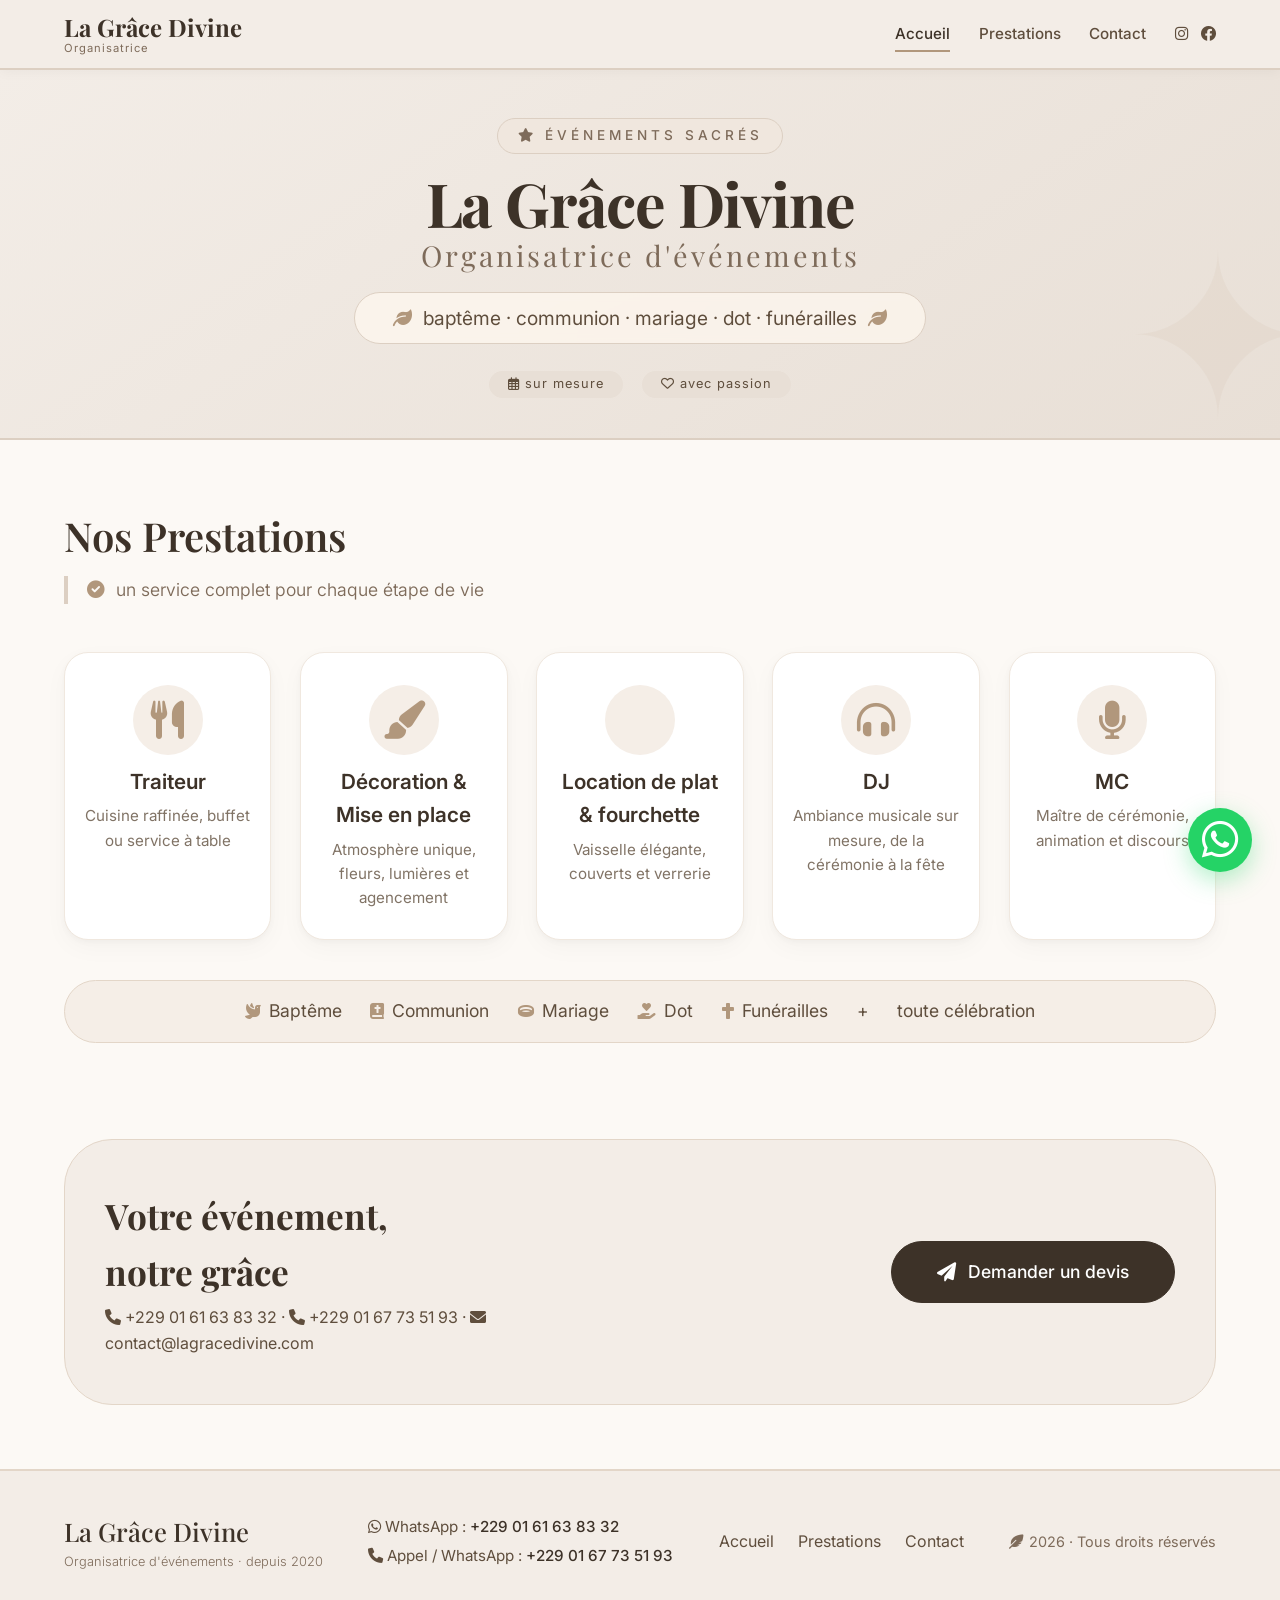
<file: index.html>
<!-- index.html -->
<!DOCTYPE html>
<html lang="fr">
<head>
  <meta charset="UTF-8" />
  <meta name="viewport" content="width=device-width, initial-scale=1.0" />
  <title>La Grâce Divine · Accueil</title>
  <link rel="stylesheet" href="https://cdnjs.cloudflare.com/ajax/libs/font-awesome/6.0.0-beta3/css/all.min.css">
  <link rel="preconnect" href="https://fonts.googleapis.com">
  <link rel="preconnect" href="https://fonts.gstatic.com" crossorigin>
  <link href="https://fonts.googleapis.com/css2?family=Inter:opsz,wght@14..32,300;14..32,400;14..32,500;14..32,600;14..32,700&family=Playfair+Display:ital,wght@0,400;0,600;0,700;1,400&display=swap" rel="stylesheet">
  <link href="css/style.css" rel="stylesheet" />
</head>
<body>
  <!-- NAVBAR AVEC HAMBURGER -->
  <nav class="navbar">
    <div class="container nav-container">
      <a href="index.html" class="nav-logo">
        <span class="logo-text">La Grâce Divine</span>
        <small>Organisatrice</small>
      </a>
      <button class="hamburger" id="hamburger" aria-label="Menu">
        <span class="bar"></span>
        <span class="bar"></span>
        <span class="bar"></span>
      </button>
      <ul class="nav-menu" id="navMenu">
        <li><a href="index.html" class="active">Accueil</a></li>
        <li><a href="prestations.html">Prestations</a></li>
        <li><a href="contact.html">Contact</a></li>
        <li class="nav-social">
          <a href="#"><i class="fab fa-instagram"></i></a>
          <a href="#"><i class="fab fa-facebook"></i></a>
        </li>
      </ul>
    </div>
  </nav>

  <!-- HEADER / HERO -->
  <header class="hero">
    <div class="container hero-content">
      <div class="hero-badge">
        <i class="fas fa-star"></i> événements sacrés
      </div>
      <h1>
        La Grâce Divine
        <span>Organisatrice d'événements</span>
      </h1>
      <div class="hero-sub">
        <i class="fas fa-leaf"></i> baptême · communion · mariage · dot · funérailles <i class="fas fa-leaf"></i>
      </div>
      <div class="hero-tags">
        <span><i class="far fa-calendar-alt"></i> sur mesure</span>
        <span><i class="far fa-heart"></i> avec passion</span>
      </div>
    </div>
  </header>

  <!-- PRESTATIONS APERÇU -->
  <section class="prestations">
    <div class="container">
      <h2 class="section-title">Nos Prestations</h2>
      <div class="section-sub">
        <i class="fas fa-check-circle"></i> un service complet pour chaque étape de vie
      </div>
      <div class="prestations-grid">
        <div class="prestation-card">
          <div class="icon"><i class="fas fa-utensils"></i></div>
          <h3>Traiteur</h3>
          <p>Cuisine raffinée, buffet ou service à table</p>
        </div>
        <div class="prestation-card">
          <div class="icon"><i class="fas fa-paint-brush"></i></div>
          <h3>Décoration &amp; Mise en place</h3>
          <p>Atmosphère unique, fleurs, lumières et agencement</p>
        </div>
        <div class="prestation-card">
          <div class="icon"><i class="fas fa-plate-wheat"></i></div>
          <h3>Location de plat &amp; fourchette</h3>
          <p>Vaisselle élégante, couverts et verrerie</p>
        </div>
        <div class="prestation-card">
          <div class="icon"><i class="fas fa-headphones-simple"></i></div>
          <h3>DJ</h3>
          <p>Ambiance musicale sur mesure, de la cérémonie à la fête</p>
        </div>
        <div class="prestation-card">
          <div class="icon"><i class="fas fa-microphone"></i></div>
          <h3>MC</h3>
          <p>Maître de cérémonie, animation et discours</p>
        </div>
      </div>
      <div class="events-tag">
        <span><i class="fas fa-dove"></i> Baptême</span>
        <span><i class="fas fa-bible"></i> Communion</span>
        <span><i class="fas fa-ring"></i> Mariage</span>
        <span><i class="fas fa-hand-holding-heart"></i> Dot</span>
        <span><i class="fas fa-cross"></i> Funérailles</span>
        <span>+</span>
        <span>toute célébration</span>
      </div>
    </div>
  </section>

  <!-- CTA ACCUEIL -->
  <div class="container">
    <div class="cta-section">
      <div class="cta-text">
        <h2>Votre événement, <br>notre grâce</h2>
        <p><i class="fas fa-phone"></i> +229 01 61 63 83 32 <span>·</span> <i class="fas fa-phone"></i> +229 01 67 73 51 93 <span>·</span> <i class="fas fa-envelope"></i> contact@lagracedivine.com</p>
      </div>
      <a href="contact.html" class="cta-btn">
        <i class="fas fa-paper-plane"></i> Demander un devis
      </a>
    </div>
  </div>

  <!-- FOOTER -->
  <footer class="footer">
    <div class="container footer-inner">
      <div class="footer-brand">
        La Grâce Divine
        <small>Organisatrice d'événements · depuis 2020</small>
      </div>
      <div class="footer-contacts">
        <p><i class="fab fa-whatsapp"></i> WhatsApp : <a href="https://wa.me/2290161638332?text=Bonjour%20La%20Gr%C3%A2ce%20Divine" target="_blank">+229 01 61 63 83 32</a></p>
        <p><i class="fas fa-phone"></i> Appel / WhatsApp : <a href="https://wa.me/2290167735193?text=Bonjour" target="_blank">+229 01 67 73 51 93</a></p>
      </div>
      <div class="footer-links">
        <a href="index.html">Accueil</a>
        <a href="prestations.html">Prestations</a>
        <a href="contact.html">Contact</a>
      </div>
      <div class="footer-copy">
        <i class="fas fa-feather-alt"></i> 2026 · Tous droits réservés
      </div>
    </div>
  </footer>

  <!-- BOUTON WHATSAPP FLOTTANT -->
  <a href="https://wa.me/2290161638332?text=Bonjour%20La%20Gr%C3%A2ce%20Divine" class="whatsapp-float" target="_blank" aria-label="WhatsApp">
    <i class="fab fa-whatsapp"></i>
  </a>

  <script src="javascript/main.js"></script>
</body>
</html>
</file>
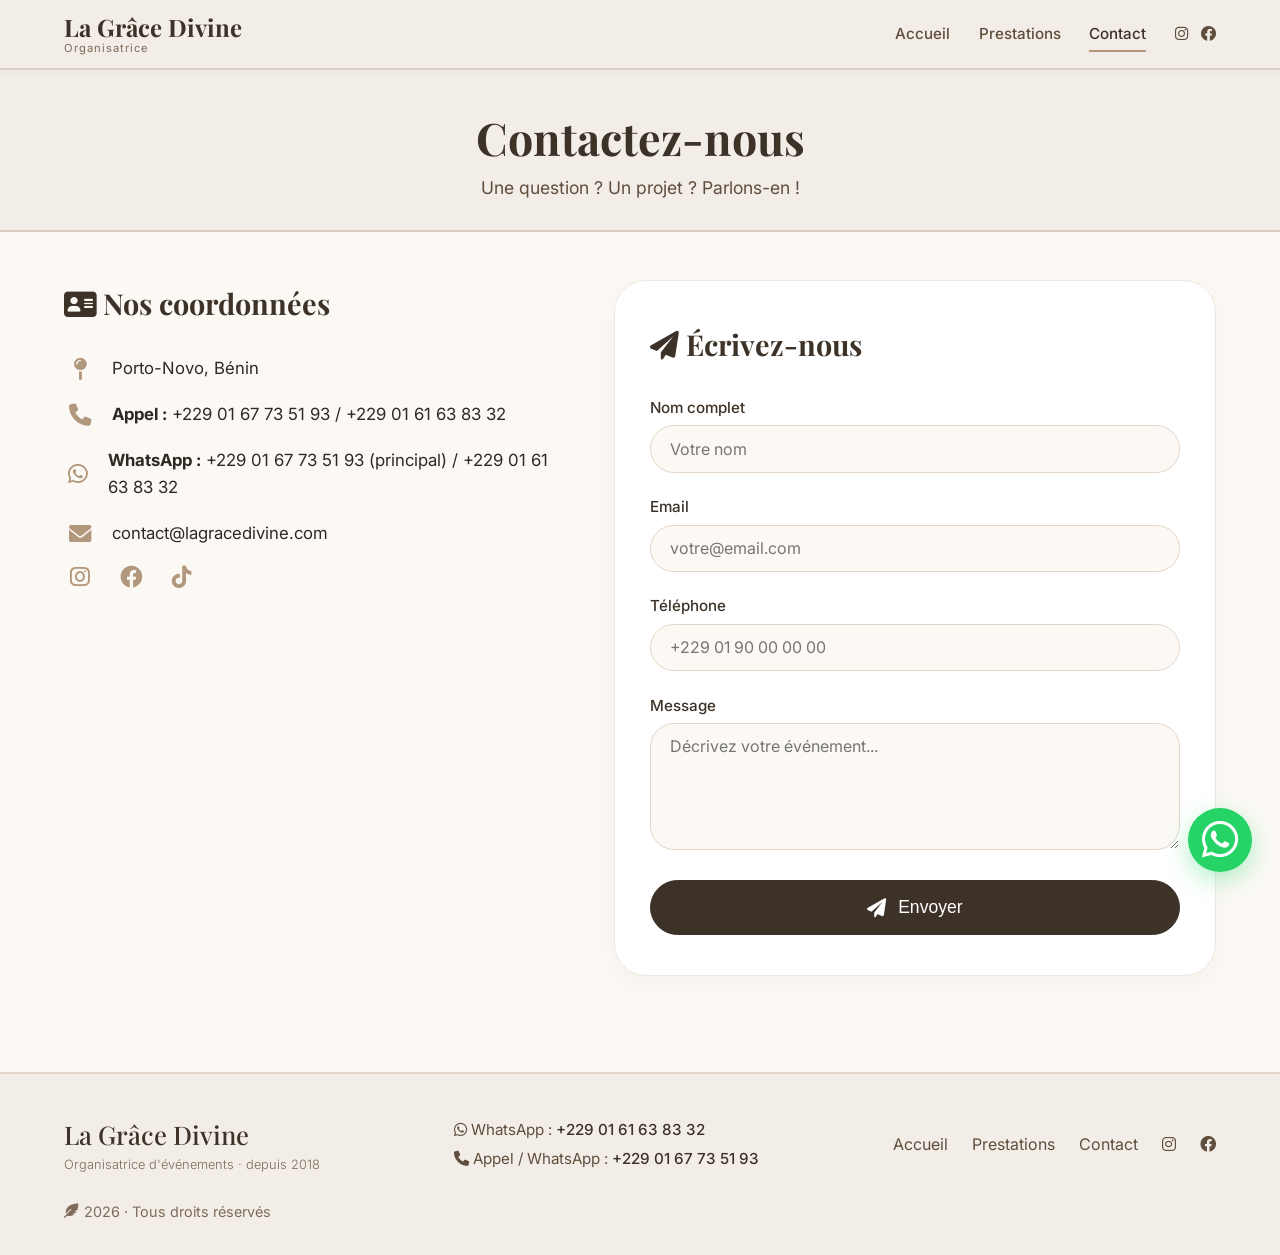
<file: contact.html>
<!-- contact.html -->
<!DOCTYPE html>
<html lang="fr">
<head>
  <meta charset="UTF-8" />
  <meta name="viewport" content="width=device-width, initial-scale=1.0" />
  <title>La Grâce Divine · Contact</title>
  <link rel="stylesheet" href="https://cdnjs.cloudflare.com/ajax/libs/font-awesome/6.0.0-beta3/css/all.min.css">
  <link rel="preconnect" href="https://fonts.googleapis.com">
  <link rel="preconnect" href="https://fonts.gstatic.com" crossorigin>
  <link href="https://fonts.googleapis.com/css2?family=Inter:opsz,wght@14..32,300;14..32,400;14..32,500;14..32,600;14..32,700&family=Playfair+Display:ital,wght@0,400;0,600;0,700;1,400&display=swap" rel="stylesheet">
  <link href="css/style.css" rel="stylesheet" />
</head>
<body>
  <!-- NAVBAR AVEC HAMBURGER -->
  <nav class="navbar">
    <div class="container nav-container">
      <a href="index.html" class="nav-logo">
        <span class="logo-text">La Grâce Divine</span>
        <small>Organisatrice</small>
      </a>
      <button class="hamburger" id="hamburger" aria-label="Menu">
        <span class="bar"></span>
        <span class="bar"></span>
        <span class="bar"></span>
      </button>
      <ul class="nav-menu" id="navMenu">
        <li><a href="index.html">Accueil</a></li>
        <li><a href="prestations.html">Prestations</a></li>
        <li><a href="contact.html" class="active">Contact</a></li>
        <li class="nav-social">
          <a href="#"><i class="fab fa-instagram"></i></a>
          <a href="#"><i class="fab fa-facebook"></i></a>
        </li>
      </ul>
    </div>
  </nav>

  <header class="page-header">
    <div class="container">
      <h1>Contactez-nous</h1>
      <p>Une question ? Un projet ? Parlons-en !</p>
    </div>
  </header>

  <section class="contact-section">
    <div class="container">
      <div class="contact-grid">
        <div class="contact-infos">
          <h2><i class="fas fa-address-card"></i> Nos coordonnées</h2>
          <div class="contact-item">
            <i class="fas fa-map-pin"></i>
            <p>Porto-Novo, Bénin</p>
          </div>
          <div class="contact-item">
            <i class="fas fa-phone"></i>
            <p><strong>Appel :</strong> +229 01 67 73 51 93 / +229 01 61 63 83 32</p>
          </div>
          <div class="contact-item">
            <i class="fab fa-whatsapp"></i>
            <p><strong>WhatsApp :</strong> <a href="https://wa.me/2290167735193?text=Bonjour%20La%20Gr%C3%A2ce%20Divine" target="_blank">+229 01 67 73 51 93</a> (principal) / <a href="https://wa.me/2290161638332?text=Bonjour" target="_blank">+229 01 61 63 83 32</a></p>
          </div>
          <div class="contact-item">
            <i class="fas fa-envelope"></i>
            <p><a href="mailto:contact@lagracedivine.com">contact@lagracedivine.com</a></p>
          </div>
          <div class="contact-item social-icons">
            <a href="#"><i class="fab fa-instagram fa-2x"></i></a>
            <a href="#"><i class="fab fa-facebook fa-2x"></i></a>
            <a href="#"><i class="fab fa-tiktok fa-2x"></i></a>
          </div>
        </div>

        <form class="contact-form" id="contactForm">
          <h2><i class="fas fa-paper-plane"></i> Écrivez-nous</h2>
          <div class="form-group">
            <label for="name">Nom complet</label>
            <input type="text" id="name" placeholder="Votre nom" required />
          </div>
          <div class="form-group">
            <label for="email">Email</label>
            <input type="email" id="email" placeholder="votre@email.com" required />
          </div>
          <div class="form-group">
            <label for="phone">Téléphone</label>
            <input type="tel" id="phone" placeholder="+229 01 90 00 00 00" />
          </div>
          <div class="form-group">
            <label for="message">Message</label>
            <textarea id="message" rows="5" placeholder="Décrivez votre événement..." required></textarea>
          </div>
          <button type="submit" class="cta-btn" style="width:100%; justify-content:center;">
            <i class="fas fa-paper-plane"></i> Envoyer
          </button>
        </form>
      </div>
    </div>
  </section>

  <!-- FOOTER -->
  <footer class="footer">
    <div class="container footer-inner">
      <div class="footer-brand">
        La Grâce Divine
        <small>Organisatrice d'événements · depuis 2018</small>
      </div>
      <div class="footer-contacts">
        <p><i class="fab fa-whatsapp"></i> WhatsApp : <a href="https://wa.me/2290161638332?text=Bonjour%20La%20Gr%C3%A2ce%20Divine" target="_blank">+229 01 61 63 83 32</a></p>
        <p><i class="fas fa-phone"></i> Appel / WhatsApp : <a href="https://wa.me/2290167735193?text=Bonjour" target="_blank">+229 01 67 73 51 93</a></p>
      </div>
      <div class="footer-links">
        <a href="index.html">Accueil</a>
        <a href="prestations.html">Prestations</a>
        <a href="contact.html">Contact</a>
        <a href="#"><i class="fab fa-instagram"></i></a>
        <a href="#"><i class="fab fa-facebook"></i></a>
      </div>
      <div class="footer-copy">
        <i class="fas fa-feather-alt"></i> 2026 · Tous droits réservés
      </div>
    </div>
  </footer>

  <!-- WHATSAPP FLOTTANT -->
  <a href="https://wa.me/2290161638332?text=Bonjour%20La%20Gr%C3%A2ce%20Divine" class="whatsapp-float" target="_blank" aria-label="WhatsApp">
    <i class="fab fa-whatsapp"></i>
  </a>

  <script src="javascript/main.js"></script>
</body>
</html>
</file>
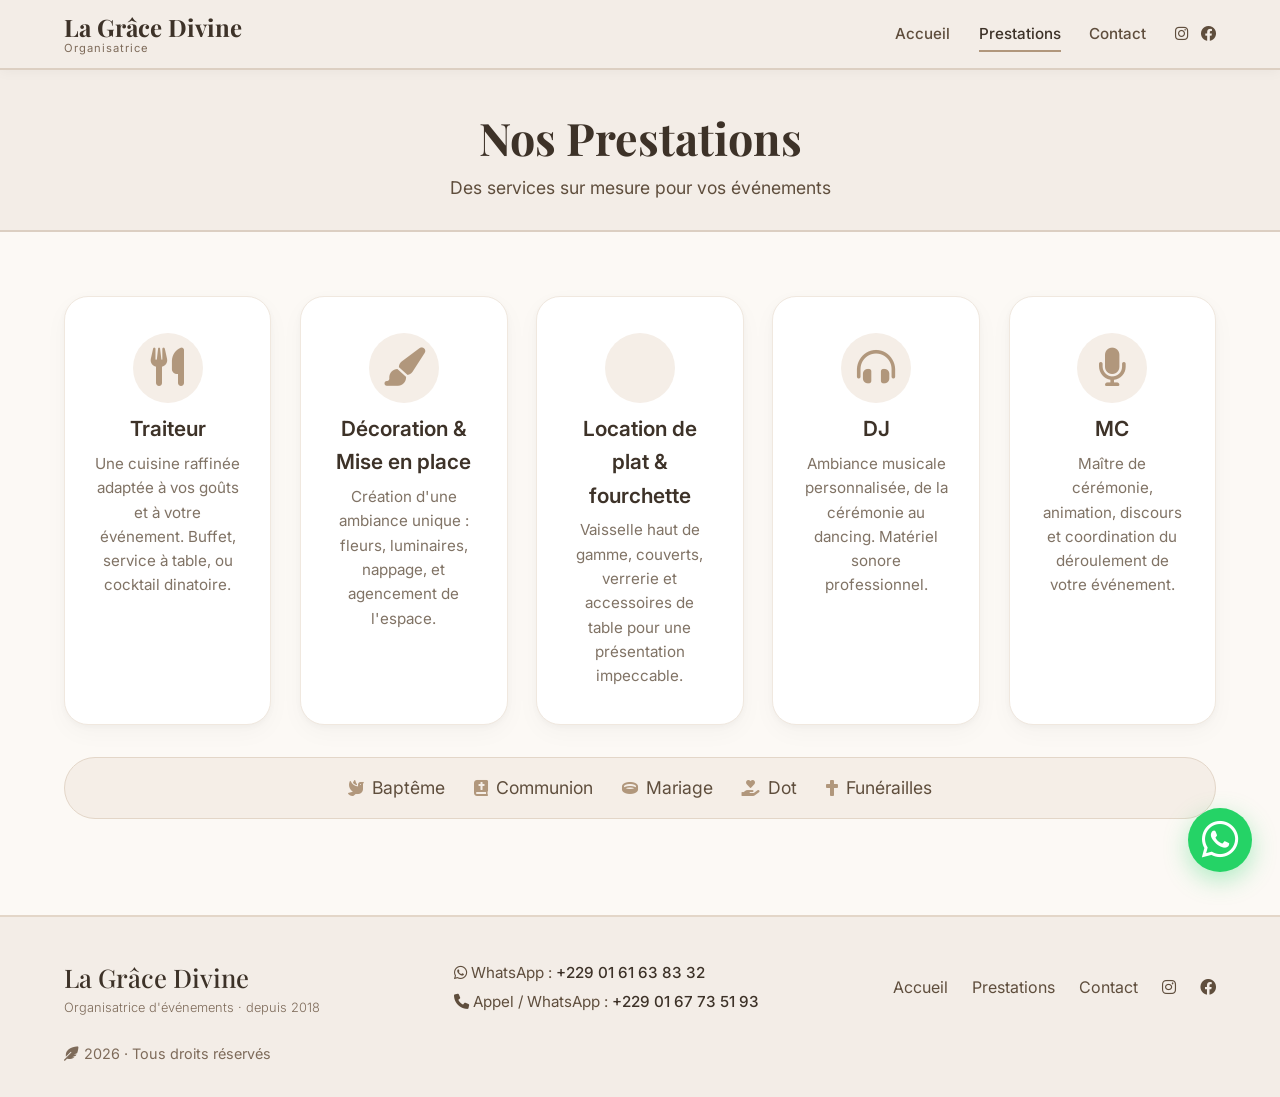
<file: prestations.html>
<!-- prestations.html -->
<!DOCTYPE html>
<html lang="fr">
<head>
  <meta charset="UTF-8" />
  <meta name="viewport" content="width=device-width, initial-scale=1.0" />
  <title>La Grâce Divine · Nos Prestations</title>
  <link rel="stylesheet" href="https://cdnjs.cloudflare.com/ajax/libs/font-awesome/6.0.0-beta3/css/all.min.css">
  <link rel="preconnect" href="https://fonts.googleapis.com">
  <link rel="preconnect" href="https://fonts.gstatic.com" crossorigin>
  <link href="https://fonts.googleapis.com/css2?family=Inter:opsz,wght@14..32,300;14..32,400;14..32,500;14..32,600;14..32,700&family=Playfair+Display:ital,wght@0,400;0,600;0,700;1,400&display=swap" rel="stylesheet">
   <link href="css/style.css" rel="stylesheet" />
</head>
<body>
  <!-- NAVBAR AVEC HAMBURGER -->
  <nav class="navbar">
    <div class="container nav-container">
      <a href="index.html" class="nav-logo">
        <span class="logo-text">La Grâce Divine</span>
        <small>Organisatrice</small>
      </a>
      <button class="hamburger" id="hamburger" aria-label="Menu">
        <span class="bar"></span>
        <span class="bar"></span>
        <span class="bar"></span>
      </button>
      <ul class="nav-menu" id="navMenu">
        <li><a href="index.html">Accueil</a></li>
        <li><a href="prestations.html" class="active">Prestations</a></li>
        <li><a href="contact.html">Contact</a></li>
        <li class="nav-social">
          <a href="#"><i class="fab fa-instagram"></i></a>
          <a href="#"><i class="fab fa-facebook"></i></a>
        </li>
      </ul>
    </div>
  </nav>

  <header class="page-header">
    <div class="container">
      <h1>Nos Prestations</h1>
      <p>Des services sur mesure pour vos événements</p>
    </div>
  </header>

  <section class="prestations full-list">
    <div class="container">
      <div class="prestations-grid">
        <div class="prestation-card large">
          <div class="icon"><i class="fas fa-utensils"></i></div>
          <h3>Traiteur</h3>
          <p>Une cuisine raffinée adaptée à vos goûts et à votre événement. Buffet, service à table, ou cocktail dinatoire.</p>
        </div>
        <div class="prestation-card large">
          <div class="icon"><i class="fas fa-paint-brush"></i></div>
          <h3>Décoration &amp; Mise en place</h3>
          <p>Création d'une ambiance unique : fleurs, luminaires, nappage, et agencement de l'espace.</p>
        </div>
        <div class="prestation-card large">
          <div class="icon"><i class="fas fa-plate-wheat"></i></div>
          <h3>Location de plat &amp; fourchette</h3>
          <p>Vaisselle haut de gamme, couverts, verrerie et accessoires de table pour une présentation impeccable.</p>
        </div>
        <div class="prestation-card large">
          <div class="icon"><i class="fas fa-headphones-simple"></i></div>
          <h3>DJ</h3>
          <p>Ambiance musicale personnalisée, de la cérémonie au dancing. Matériel sonore professionnel.</p>
        </div>
        <div class="prestation-card large">
          <div class="icon"><i class="fas fa-microphone"></i></div>
          <h3>MC</h3>
          <p>Maître de cérémonie, animation, discours et coordination du déroulement de votre événement.</p>
        </div>
      </div>
      <div class="events-tag" style="margin-top: 2rem;">
        <span><i class="fas fa-dove"></i> Baptême</span>
        <span><i class="fas fa-bible"></i> Communion</span>
        <span><i class="fas fa-ring"></i> Mariage</span>
        <span><i class="fas fa-hand-holding-heart"></i> Dot</span>
        <span><i class="fas fa-cross"></i> Funérailles</span>
      </div>
    </div>
  </section>

  <!-- FOOTER -->
  <footer class="footer">
    <div class="container footer-inner">
      <div class="footer-brand">
        La Grâce Divine
        <small>Organisatrice d'événements · depuis 2018</small>
      </div>
      <div class="footer-contacts">
        <p><i class="fab fa-whatsapp"></i> WhatsApp : <a href="https://wa.me/2290161638332?text=Bonjour%20La%20Gr%C3%A2ce%20Divine" target="_blank">+229 01 61 63 83 32</a></p>
        <p><i class="fas fa-phone"></i> Appel / WhatsApp : <a href="https://wa.me/2290167735193?text=Bonjour" target="_blank">+229 01 67 73 51 93</a></p>
      </div>
      <div class="footer-links">
        <a href="index.html">Accueil</a>
        <a href="prestations.html">Prestations</a>
        <a href="contact.html">Contact</a>
        <a href="#"><i class="fab fa-instagram"></i></a>
        <a href="#"><i class="fab fa-facebook"></i></a>
      </div>
      <div class="footer-copy">
        <i class="fas fa-feather-alt"></i> 2026 · Tous droits réservés
      </div>
    </div>
  </footer>

  <!-- WHATSAPP FLOTTANT -->
  <a href="https://wa.me/2290161638332?text=Bonjour%20La%20Gr%C3%A2ce%20Divine" class="whatsapp-float" target="_blank" aria-label="WhatsApp">
    <i class="fab fa-whatsapp"></i>
  </a>

  <script src="javascript/main.js"></script>
</body>
</html>
</file>
<file: css/style.css>
/* css/style.css */
* {
  margin: 0;
  padding: 0;
  box-sizing: border-box;
}

body {
  font-family: 'Inter', sans-serif;
  background: #fcf9f5;
  color: #2d2a24;
  line-height: 1.6;
}

a {
  color: inherit;
  text-decoration: none;
}

.container {
  max-width: 1200px;
  margin: 0 auto;
  padding: 0 24px;
}

/* ============================================
   NAVBAR + HAMBURGER
   ============================================ */
.navbar {
  background: #f3ede7;
  border-bottom: 2px solid #dccfc2;
  padding: 0.8rem 0;
  position: sticky;
  top: 0;
  z-index: 1000;
  box-shadow: 0 2px 12px rgba(0, 0, 0, 0.04);
}

.nav-container {
  display: flex;
  justify-content: space-between;
  align-items: center;
  position: relative;
}

.nav-logo {
  display: flex;
  flex-direction: column;
  line-height: 1.2;
}

.nav-logo .logo-text {
  font-family: 'Playfair Display', serif;
  font-size: 1.5rem;
  font-weight: 700;
  color: #3d3228;
}

.nav-logo small {
  font-size: 0.7rem;
  color: #7e6b5a;
  font-weight: 400;
  letter-spacing: 1px;
}

/* Menu - Desktop */
.nav-menu {
  display: flex;
  align-items: center;
  gap: 1.8rem;
  list-style: none;
}

.nav-menu li a {
  font-weight: 500;
  color: #5f4e3d;
  padding: 0.4rem 0;
  border-bottom: 2px solid transparent;
  transition: 0.2s;
  font-size: 0.95rem;
}

.nav-menu li a:hover,
.nav-menu li a.active {
  color: #3d3228;
  border-bottom-color: #b1977c;
}

.nav-social {
  display: flex;
  gap: 0.8rem;
}

.nav-social a {
  font-size: 1.1rem;
  color: #7e6b5a;
  border-bottom: none !important;
}

.nav-social a:hover {
  color: #3d3228;
  transform: scale(1.1);
}

/* Hamburger - caché sur desktop */
.hamburger {
  display: none;
  flex-direction: column;
  gap: 5px;
  background: none;
  border: none;
  cursor: pointer;
  padding: 6px;
  z-index: 1001;
}

.hamburger .bar {
  width: 28px;
  height: 3px;
  background: #3d3228;
  border-radius: 4px;
  transition: 0.3s ease;
}

/* Animation hamburger -> croix */
.hamburger.active .bar:nth-child(1) {
  transform: translateY(8px) rotate(45deg);
}
.hamburger.active .bar:nth-child(2) {
  opacity: 0;
}
.hamburger.active .bar:nth-child(3) {
  transform: translateY(-8px) rotate(-45deg);
}

/* ============================================
   RESPONSIVE : MOBILE (max-width: 768px)
   ============================================ */
@media (max-width: 768px) {
  /* Afficher le hamburger */
  .hamburger {
    display: flex !important;
  }

  /* Menu caché par défaut sur mobile */
  .nav-menu {
    position: absolute;
    top: 100%;
    left: 0;
    width: 100%;
    background: #f3ede7;
    flex-direction: column;
    padding: 1.5rem 0;
    gap: 1rem;
    border-bottom: 2px solid #dccfc2;
    box-shadow: 0 8px 24px rgba(0, 0, 0, 0.1);
    z-index: 1000;
    display: none !important;
  }

  /* Menu visible quand show-menu est ajouté par JS */
  .nav-menu.show-menu {
    display: flex !important;
  }

  .nav-menu li {
    width: 100%;
    text-align: center;
  }

  .nav-menu li a {
    font-size: 1.1rem;
    padding: 0.6rem 0;
    display: inline-block;
    border-bottom: 2px solid transparent;
  }

  .nav-menu li a:hover,
  .nav-menu li a.active {
    border-bottom-color: #b1977c;
  }

  .nav-social {
    margin-top: 0.4rem;
    justify-content: center;
  }
}

/* ============================================
   TRÈS PETITS ÉCRANS (max-width: 480px)
   ============================================ */
@media (max-width: 480px) {
  .nav-logo .logo-text {
    font-size: 1.2rem;
  }
  
  .hamburger .bar {
    width: 24px;
    height: 2.5px;
  }

  .nav-menu li a {
    font-size: 1rem;
    padding: 0.5rem 0;
  }
}

/* ============================================
   WHATSAPP FLOTTANT
   ============================================ */
.whatsapp-float {
  position: fixed;
  bottom: 28px;
  right: 28px;
  background: #25d366;
  color: #fff;
  width: 64px;
  height: 64px;
  border-radius: 60px;
  display: flex;
  align-items: center;
  justify-content: center;
  font-size: 2.6rem;
  box-shadow: 0 8px 24px rgba(37, 211, 102, 0.35);
  z-index: 999;
  transition: 0.2s ease;
}

.whatsapp-float:hover {
  transform: scale(1.08);
  background: #20b85a;
  color: #fff;
}

@media (max-width: 480px) {
  .whatsapp-float {
    width: 56px;
    height: 56px;
    font-size: 2.2rem;
    bottom: 20px;
    right: 20px;
  }
}

/* ============================================
   HERO
   ============================================ */
.hero {
  background: linear-gradient(145deg, #f3ede7 0%, #e8dfd6 100%);
  padding: 3rem 0 2.5rem;
  border-bottom: 2px solid #dccfc2;
  position: relative;
  overflow: hidden;
}

.hero::after {
  content: "✦";
  position: absolute;
  font-size: 14rem;
  color: rgba(210, 190, 170, 0.15);
  right: -2rem;
  bottom: -4rem;
  pointer-events: none;
  font-family: 'Playfair Display', serif;
}

.hero-content {
  display: flex;
  flex-direction: column;
  align-items: center;
  text-align: center;
  position: relative;
  z-index: 2;
}

.hero-badge {
  font-size: 0.85rem;
  letter-spacing: 4px;
  text-transform: uppercase;
  color: #7e6b5a;
  background: #f0e7de;
  padding: 0.4rem 1.2rem;
  border-radius: 40px;
  display: inline-block;
  margin-bottom: 1rem;
  font-weight: 500;
  border: 1px solid #dccfc2;
}

.hero h1 {
  font-family: 'Playfair Display', serif;
  font-size: 3.8rem;
  font-weight: 700;
  color: #3d3228;
  line-height: 1.1;
  margin-bottom: 0.25rem;
  letter-spacing: -0.02em;
}

.hero h1 span {
  display: block;
  font-size: 1.8rem;
  font-weight: 400;
  color: #7e6b5a;
  letter-spacing: 3px;
  margin-top: 0.2rem;
}

.hero-sub {
  font-size: 1.2rem;
  color: #5f4e3d;
  background: rgba(255, 248, 240, 0.7);
  backdrop-filter: blur(4px);
  padding: 0.6rem 2rem;
  border-radius: 60px;
  margin: 1rem 0 0.5rem;
  border: 1px solid #dccfc2;
  font-weight: 400;
}

.hero-sub i {
  margin: 0 6px;
  color: #b1977c;
}

.hero-tags {
  margin-top: 1.2rem;
  display: flex;
  gap: 1.2rem;
  flex-wrap: wrap;
  justify-content: center;
}

.hero-tags span {
  background: #e8dfd6;
  padding: 0.2rem 1.2rem;
  border-radius: 40px;
  font-size: 0.8rem;
  letter-spacing: 1px;
  color: #5f4e3d;
}

@media (max-width: 700px) {
  .hero h1 {
    font-size: 2.8rem;
  }
  .hero h1 span {
    font-size: 1.4rem;
  }
}

@media (max-width: 480px) {
  .hero h1 {
    font-size: 2.2rem;
  }
  .hero-sub {
    font-size: 1rem;
    padding: 0.4rem 1rem;
  }
  .hero-tags span {
    font-size: 0.7rem;
    padding: 0.15rem 0.8rem;
  }
}

/* ============================================
   PAGE HEADER
   ============================================ */
.page-header {
  background: #f3ede7;
  padding: 2rem 0 1.8rem;
  border-bottom: 2px solid #dccfc2;
  text-align: center;
}

.page-header h1 {
  font-family: 'Playfair Display', serif;
  font-size: 2.8rem;
  color: #3d3228;
}

.page-header p {
  color: #5f4e3d;
  font-size: 1.1rem;
}

@media (max-width: 480px) {
  .page-header h1 {
    font-size: 2rem;
  }
  .page-header p {
    font-size: 0.95rem;
  }
}

/* ============================================
   PRESTATIONS
   ============================================ */
.prestations {
  padding: 4rem 0 3rem;
}

.section-title {
  font-family: 'Playfair Display', serif;
  font-size: 2.5rem;
  font-weight: 600;
  color: #3d3228;
  margin-bottom: 0.5rem;
}

.section-sub {
  color: #7e6b5a;
  font-size: 1.1rem;
  border-left: 4px solid #dccfc2;
  padding-left: 1.2rem;
  margin-bottom: 3rem;
  font-weight: 350;
}

.section-sub i {
  color: #b1977c;
  margin-right: 6px;
}

.prestations-grid {
  display: grid;
  grid-template-columns: repeat(auto-fit, minmax(200px, 1fr));
  gap: 1.8rem;
}

.prestation-card {
  background: white;
  border-radius: 24px;
  padding: 2rem 1.2rem 1.8rem;
  box-shadow: 0 8px 24px rgba(0, 0, 0, 0.03), 0 2px 6px rgba(0, 0, 0, 0.03);
  transition: all 0.2s ease;
  border: 1px solid #f0e8df;
  text-align: center;
  display: flex;
  flex-direction: column;
  align-items: center;
}

.prestation-card:hover {
  transform: translateY(-6px);
  border-color: #dccfc2;
  box-shadow: 0 16px 32px rgba(0, 0, 0, 0.05);
}

.prestation-card .icon {
  font-size: 2.4rem;
  color: #b1977c;
  margin-bottom: 0.6rem;
  background: #f5eee7;
  width: 70px;
  height: 70px;
  display: flex;
  align-items: center;
  justify-content: center;
  border-radius: 60px;
}

.prestation-card h3 {
  font-size: 1.3rem;
  font-weight: 600;
  color: #3d3228;
  margin-bottom: 0.4rem;
}

.prestation-card p {
  color: #6b5b4b;
  font-size: 0.95rem;
  opacity: 0.85;
}

.prestation-card.large {
  padding: 2.2rem 1.8rem;
}

@media (max-width: 480px) {
  .section-title {
    font-size: 2rem;
  }
  .section-sub {
    font-size: 0.95rem;
    padding-left: 0.8rem;
  }
  .prestations-grid {
    grid-template-columns: 1fr;
    gap: 1.2rem;
  }
  .prestation-card {
    padding: 1.5rem 1rem;
  }
  .prestation-card .icon {
    width: 60px;
    height: 60px;
    font-size: 2rem;
  }
  .prestation-card h3 {
    font-size: 1.1rem;
  }
}

/* ============================================
   EVENTS TAG
   ============================================ */
.events-tag {
  display: flex;
  flex-wrap: wrap;
  justify-content: center;
  gap: 0.6rem 1.8rem;
  margin: 2.5rem 0 1rem;
  font-size: 1.1rem;
  color: #5f4e3d;
  background: #f5eee7;
  padding: 1rem 2rem;
  border-radius: 80px;
  border: 1px solid #e3d6c8;
}

.events-tag span {
  font-weight: 400;
  display: inline-flex;
  align-items: center;
  gap: 8px;
}

.events-tag i {
  color: #b1977c;
  font-size: 1rem;
}

@media (max-width: 480px) {
  .events-tag {
    gap: 0.4rem 1rem;
    padding: 0.8rem 1.2rem;
    font-size: 0.85rem;
    border-radius: 40px;
  }
  .events-tag i {
    font-size: 0.85rem;
  }
}

/* ============================================
   CTA
   ============================================ */
.cta-section {
  background: #f3ede7;
  border-radius: 48px;
  padding: 3rem 2.5rem;
  margin: 2rem 0 4rem;
  display: flex;
  flex-wrap: wrap;
  align-items: center;
  justify-content: space-between;
  border: 1px solid #e3d6c8;
}

.cta-text h2 {
  font-family: 'Playfair Display', serif;
  font-size: 2.2rem;
  color: #3d3228;
}

.cta-text p {
  color: #5f4e3d;
  max-width: 400px;
  margin-top: 0.3rem;
}

.cta-btn {
  background: #3d3228;
  color: white;
  border: none;
  padding: 1rem 2.8rem;
  border-radius: 60px;
  font-size: 1.1rem;
  font-weight: 500;
  display: inline-flex;
  align-items: center;
  gap: 12px;
  transition: 0.2s;
  cursor: pointer;
  border: 1px solid #3d3228;
}

.cta-btn i {
  font-size: 1.2rem;
}

.cta-btn:hover {
  background: #5f4e3d;
  border-color: #5f4e3d;
  transform: scale(1.01);
}

@media (max-width: 700px) {
  .cta-section {
    flex-direction: column;
    text-align: center;
    gap: 1.8rem;
    padding: 2rem 1.5rem;
    border-radius: 32px;
  }
  .cta-text h2 {
    font-size: 1.8rem;
  }
  .cta-text p {
    max-width: 100%;
    font-size: 0.95rem;
  }
  .cta-btn {
    padding: 0.8rem 2rem;
    font-size: 1rem;
    width: 100%;
    justify-content: center;
  }
}

@media (max-width: 480px) {
  .cta-section {
    padding: 1.5rem 1rem;
    border-radius: 24px;
    margin: 1rem 0 2rem;
  }
  .cta-text h2 {
    font-size: 1.5rem;
  }
  .cta-btn {
    padding: 0.7rem 1.5rem;
    font-size: 0.9rem;
  }
}

/* ============================================
   CONTACT
   ============================================ */
.contact-section {
  padding: 3rem 0 4rem;
}

.contact-grid {
  display: grid;
  grid-template-columns: 1fr 1.2fr;
  gap: 3rem;
}

.contact-infos h2,
.contact-form h2 {
  font-family: 'Playfair Display', serif;
  font-size: 1.8rem;
  color: #3d3228;
  margin-bottom: 1.8rem;
}

.contact-item {
  display: flex;
  align-items: center;
  gap: 1rem;
  margin-bottom: 1.2rem;
  font-size: 1.05rem;
}

.contact-item i {
  color: #b1977c;
  font-size: 1.4rem;
  width: 2rem;
  text-align: center;
}

.contact-item.social-icons {
  gap: 1.2rem;
  margin-top: 1.2rem;
}

.contact-item.social-icons a {
  color: #5f4e3d;
  transition: 0.2s;
}

.contact-item.social-icons a:hover {
  color: #b1977c;
}

.contact-form {
  background: white;
  padding: 2.5rem 2.2rem;
  border-radius: 32px;
  box-shadow: 0 8px 24px rgba(0, 0, 0, 0.03);
  border: 1px solid #f0e8df;
}

.form-group {
  margin-bottom: 1.4rem;
}

.form-group label {
  display: block;
  font-weight: 500;
  font-size: 0.95rem;
  color: #3d3228;
  margin-bottom: 0.3rem;
}

.form-group input,
.form-group textarea {
  width: 100%;
  padding: 0.8rem 1.2rem;
  border: 1px solid #e3d6c8;
  border-radius: 30px;
  font-family: 'Inter', sans-serif;
  font-size: 1rem;
  background: #fcf9f5;
  transition: 0.2s;
}

.form-group input:focus,
.form-group textarea:focus {
  outline: none;
  border-color: #b1977c;
  box-shadow: 0 0 0 3px rgba(177, 151, 124, 0.15);
}

.form-group textarea {
  border-radius: 24px;
  resize: vertical;
}

@media (max-width: 900px) {
  .contact-grid {
    grid-template-columns: 1fr;
    gap: 2rem;
  }
}

@media (max-width: 480px) {
  .contact-section {
    padding: 2rem 0;
  }
  .contact-infos h2,
  .contact-form h2 {
    font-size: 1.5rem;
  }
  .contact-item {
    font-size: 0.95rem;
    gap: 0.8rem;
  }
  .contact-item i {
    font-size: 1.2rem;
    width: 1.5rem;
  }
  .contact-form {
    padding: 1.5rem;
    border-radius: 24px;
  }
  .form-group input,
  .form-group textarea {
    padding: 0.6rem 1rem;
    font-size: 0.95rem;
  }
}

/* ============================================
   FOOTER
   ============================================ */
.footer {
  background: #f3ede7;
  border-top: 2px solid #e3d6c8;
  padding: 2.5rem 0 2rem;
  margin-top: 2rem;
}

.footer-inner {
  display: flex;
  flex-wrap: wrap;
  justify-content: space-between;
  align-items: center;
  gap: 1.5rem;
}

.footer-brand {
  font-family: 'Playfair Display', serif;
  font-size: 1.6rem;
  font-weight: 500;
  color: #3d3228;
}

.footer-brand small {
  font-family: 'Inter', sans-serif;
  font-size: 0.8rem;
  font-weight: 300;
  display: block;
  color: #7e6b5a;
}

.footer-contacts {
  display: flex;
  flex-direction: column;
  gap: 0.3rem;
  font-size: 0.95rem;
  color: #5f4e3d;
}

.footer-contacts a {
  color: #3d3228;
  font-weight: 500;
}

.footer-contacts a:hover {
  color: #b1977c;
}

.footer-links {
  display: flex;
  align-items: center;
  gap: 1.5rem;
}

.footer-links a {
  color: #5f4e3d;
  transition: 0.2s;
}

.footer-links a:hover {
  color: #3d3228;
}

.footer-copy {
  font-size: 0.9rem;
  color: #7e6b5a;
  display: flex;
  align-items: center;
  gap: 6px;
}

@media (max-width: 768px) {
  .footer-inner {
    flex-direction: column;
    text-align: center;
    gap: 1rem;
  }
  .footer-links {
    flex-wrap: wrap;
    justify-content: center;
    gap: 1rem;
  }
  .footer-contacts {
    align-items: center;
  }
}

@media (max-width: 480px) {
  .footer {
    padding: 1.5rem 0;
  }
  .footer-brand {
    font-size: 1.3rem;
  }
  .footer-brand small {
    font-size: 0.7rem;
  }
  .footer-contacts {
    font-size: 0.85rem;
  }
  .footer-copy {
    font-size: 0.8rem;
  }
}
</file>
